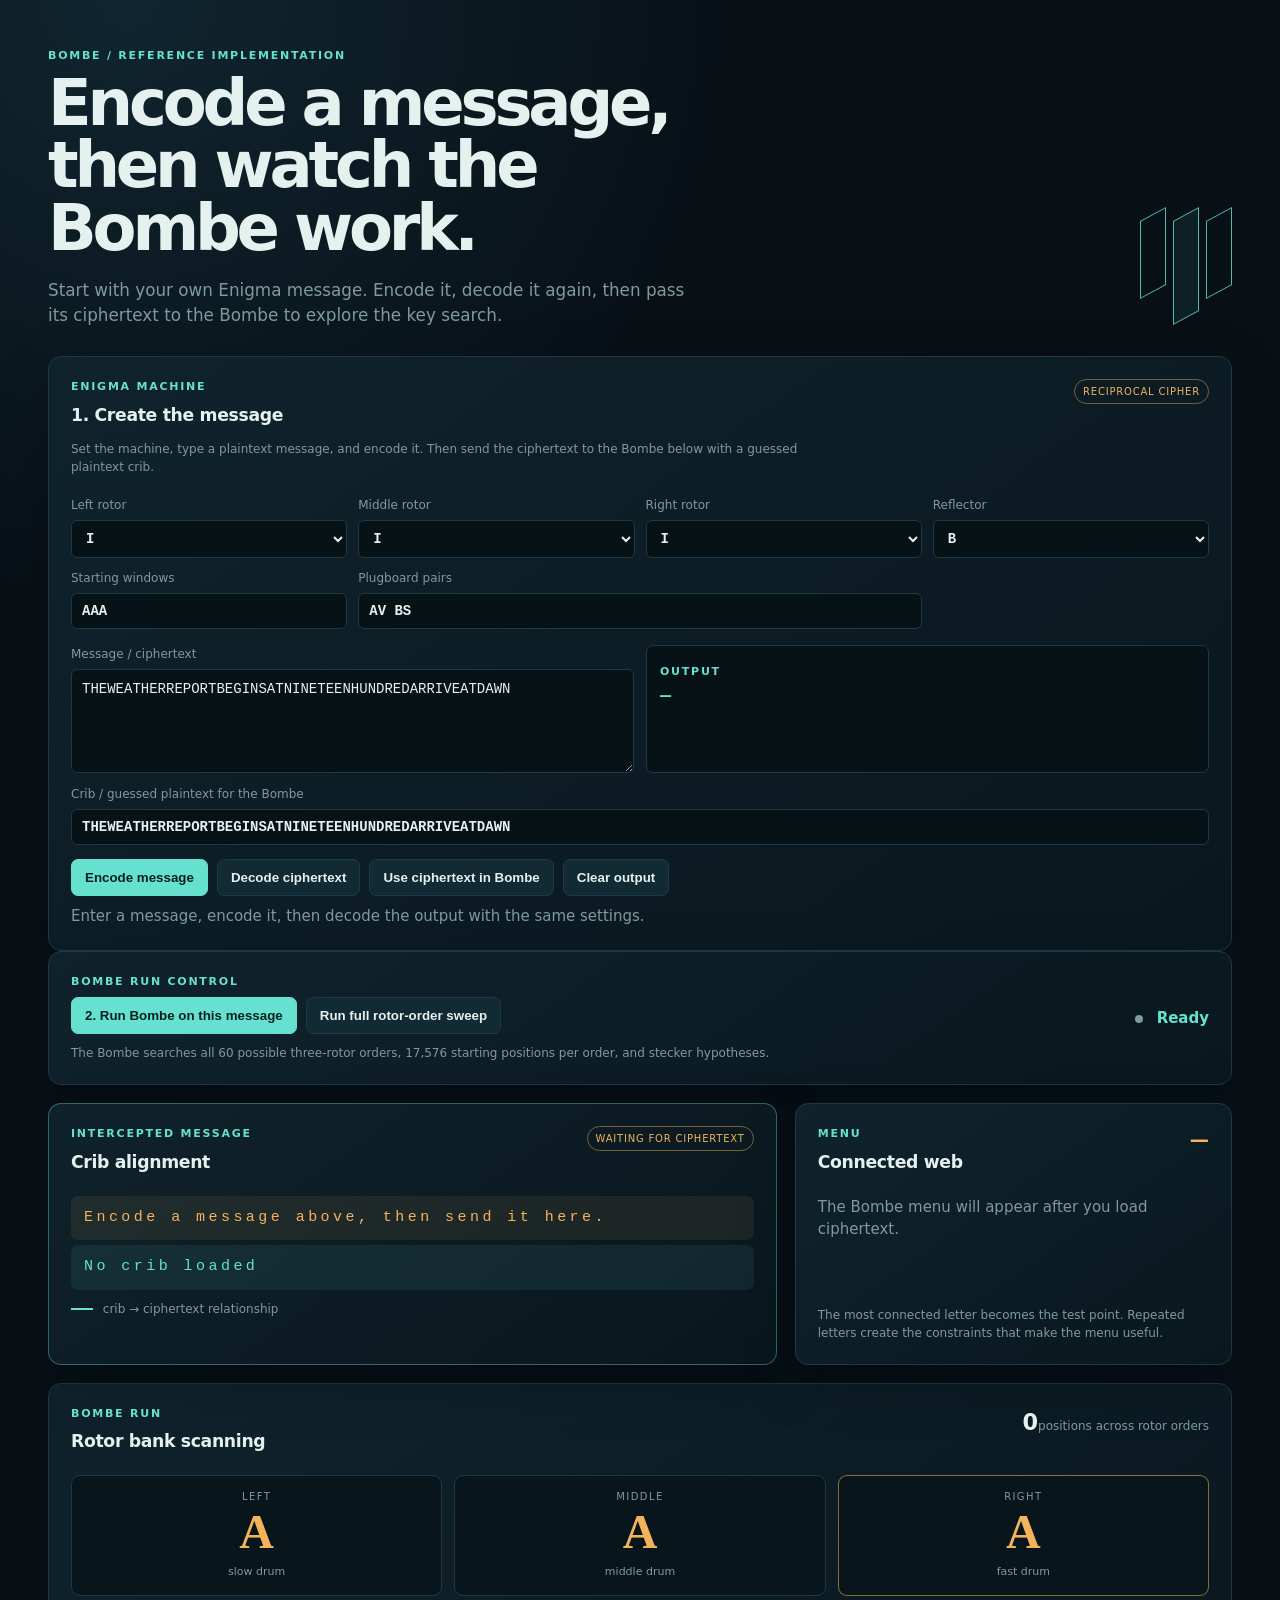
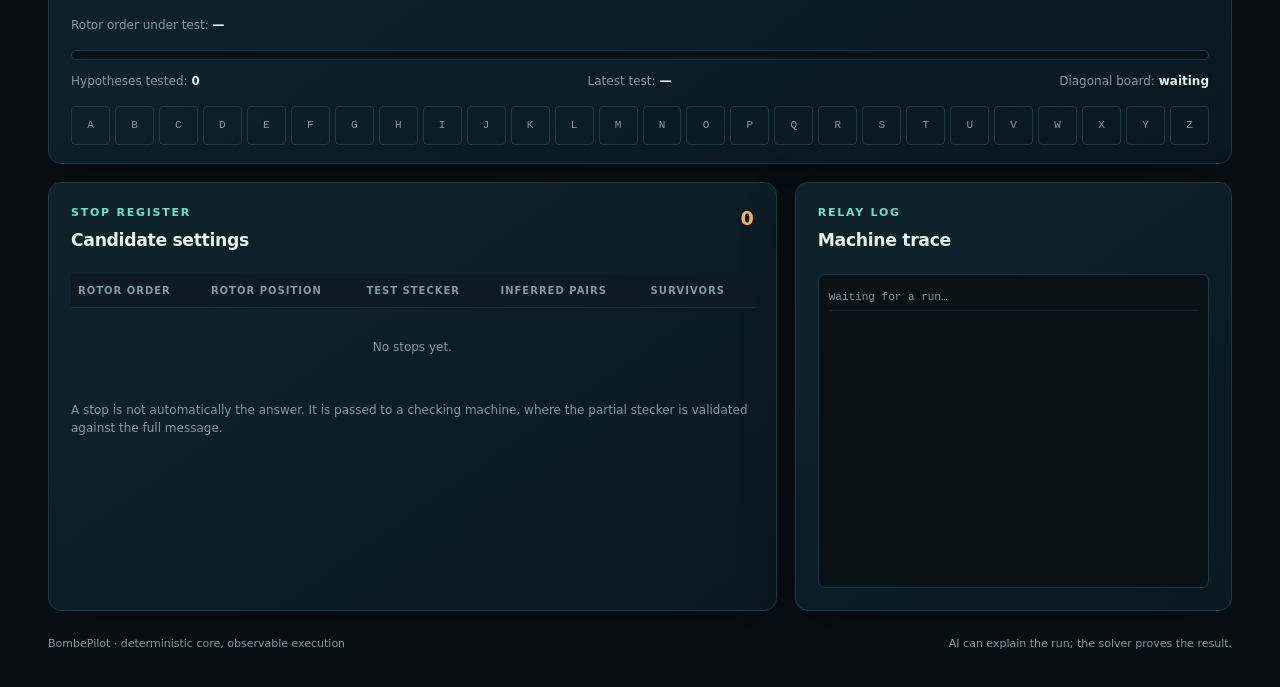
<file: index.html>
<!doctype html>
<html lang="en">
  <head>
    <meta charset="utf-8" />
    <meta http-equiv="refresh" content="0; url=web/" />
    <title>BombePilot</title>
  </head>
  <body>
    <p><a href="web/">Open the BombePilot visualiser</a></p>
  </body>
</html>
</file>
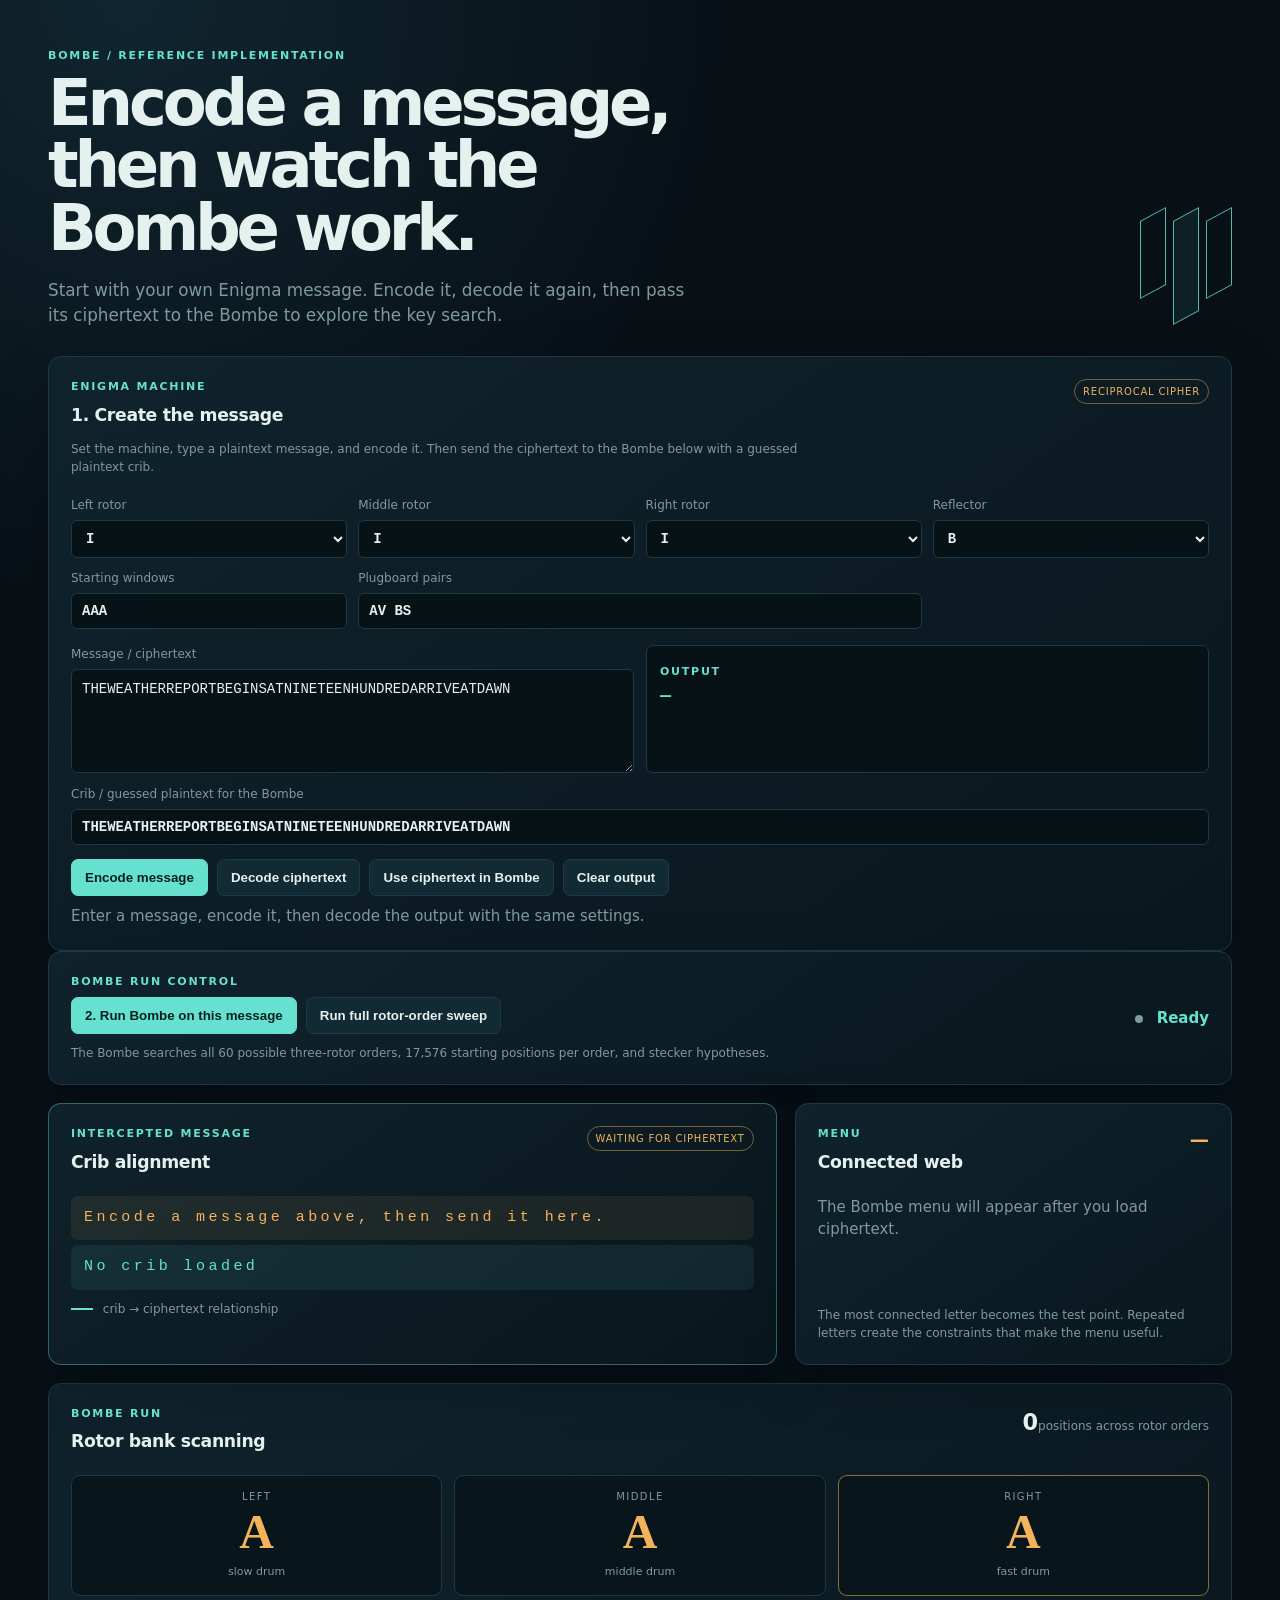
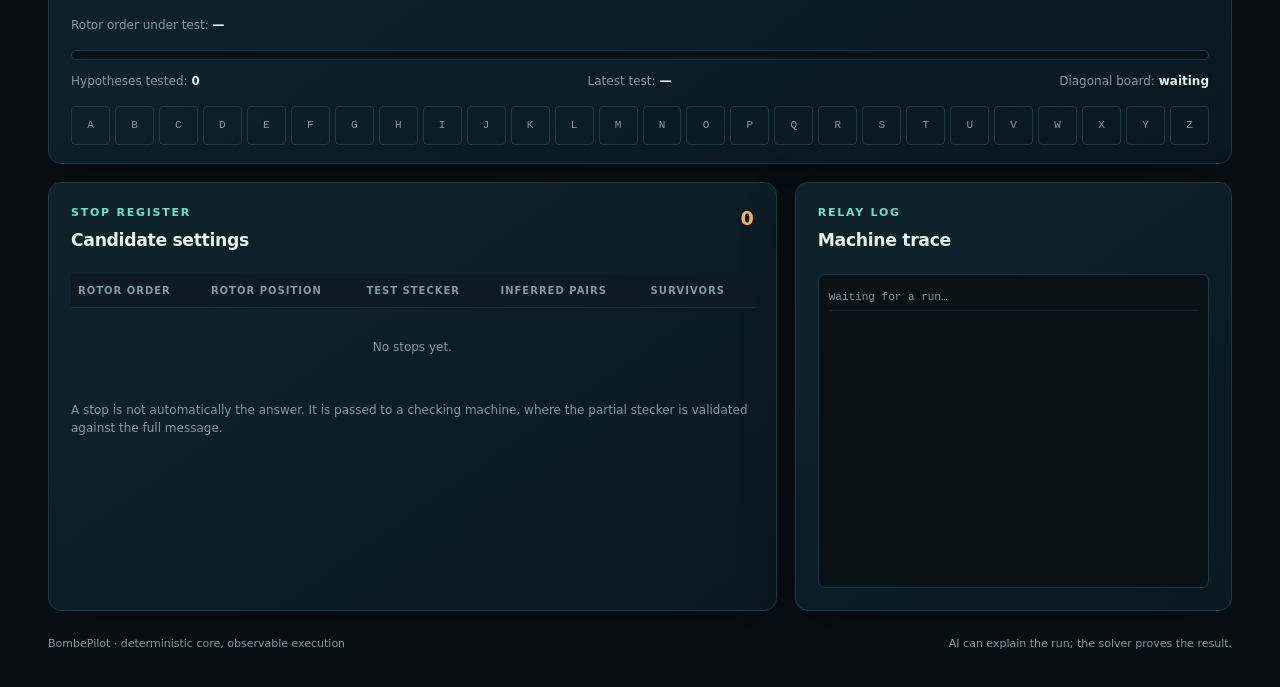
<file: web/index.html>
<!doctype html>
<html lang="en">
  <head>
    <meta charset="utf-8" />
    <meta name="viewport" content="width=device-width, initial-scale=1" />
    <title>BombePilot — Turing–Welchman visualiser</title>
    <link rel="stylesheet" href="styles.css" />
  </head>
  <body>
    <main class="shell">
      <header class="hero">
        <div>
          <p class="eyebrow">BOMBE / REFERENCE IMPLEMENTATION</p>
          <h1>Encode a message, then watch the Bombe work.</h1>
          <p class="lede">
            Start with your own Enigma message. Encode it, decode it again, then
            pass its ciphertext to the Bombe to explore the key search.
          </p>
        </div>
        <div class="hero-mark" aria-hidden="true"><span></span><span></span><span></span></div>
      </header>

      <section class="panel simulator-panel">
        <div class="panel-heading">
          <div>
            <p class="label">ENIGMA MACHINE</p>
            <h2>1. Create the message</h2>
          </div>
          <span class="chip">RECIPROCAL CIPHER</span>
        </div>
        <p class="explain simulator-intro">
          Set the machine, type a plaintext message, and encode it. Then send
          the ciphertext to the Bombe below with a guessed plaintext crib.
        </p>
        <div class="machine-controls">
          <label>Left rotor<select id="sim-rotor-left"><option>I</option><option>II</option><option>III</option><option>IV</option><option>V</option></select></label>
          <label>Middle rotor<select id="sim-rotor-middle"><option>I</option><option>II</option><option>III</option><option>IV</option><option>V</option></select></label>
          <label>Right rotor<select id="sim-rotor-right"><option>I</option><option>II</option><option>III</option><option>IV</option><option>V</option></select></label>
          <label>Reflector<select id="sim-reflector"><option>B</option><option>C</option></select></label>
          <label>Starting windows<input id="sim-positions" maxlength="3" value="AAA" spellcheck="false" /></label>
          <label class="plugboard-field">Plugboard pairs<input id="sim-plugboard" value="AV BS" spellcheck="false" placeholder="AV BS" /></label>
        </div>
        <div class="simulator-workspace">
          <label class="message-field">Message / ciphertext<textarea id="sim-input" rows="4" spellcheck="false">THEWEATHERREPORTBEGINSATNINETEENHUNDREDARRIVEATDAWN</textarea></label>
          <div class="sim-output-wrap"><span class="label">OUTPUT</span><div id="sim-output" class="sim-output">—</div></div>
        </div>
        <label class="crib-field">Crib / guessed plaintext for the Bombe<input id="sim-crib" value="THEWEATHERREPORTBEGINSATNINETEENHUNDREDARRIVEATDAWN" spellcheck="false" /></label>
        <div class="simulator-actions">
          <button id="sim-encode" class="button primary">Encode message</button>
          <button id="sim-decode" class="button secondary">Decode ciphertext</button>
          <button id="use-in-bombe" class="button secondary">Use ciphertext in Bombe</button>
          <button id="sim-reset" class="button secondary">Clear output</button>
          <span id="sim-status" class="muted">Enter a message, encode it, then decode the output with the same settings.</span>
        </div>
      </section>

      <section class="control-strip panel">
        <div>
          <p class="label">BOMBE RUN CONTROL</p>
          <div class="controls">
            <button id="quick-run" class="button primary">2. Run Bombe on this message</button>
            <button id="full-run" class="button secondary">Run full rotor-order sweep</button>
          </div>
          <p class="explain bombe-scope">The Bombe searches all 60 possible three-rotor orders, 17,576 starting positions per order, and stecker hypotheses.</p>
        </div>
        <div class="status-block">
          <span class="status-dot" id="status-dot"></span>
          <span id="status">Ready</span>
          <span class="muted" id="run-mode"></span>
        </div>
      </section>

      <section class="grid top-grid">
        <article class="panel panel-accent">
          <div class="panel-heading">
            <div>
              <p class="label">INTERCEPTED MESSAGE</p>
              <h2>Crib alignment</h2>
            </div>
            <span class="chip" id="message-source">WAITING FOR CIPHERTEXT</span>
          </div>
          <div class="cipher-row" id="ciphertext"></div>
          <div class="crib-row" id="crib"></div>
          <div class="legend"><span class="line-key"></span> crib → ciphertext relationship</div>
        </article>

        <article class="panel">
          <div class="panel-heading">
            <div>
              <p class="label">MENU</p>
              <h2>Connected web</h2>
            </div>
            <span class="metric" id="menu-root">—</span>
          </div>
          <div class="menu-edges" id="menu-edges"></div>
          <p class="explain">The most connected letter becomes the test point. Repeated letters create the constraints that make the menu useful.</p>
        </article>
      </section>

      <section class="panel scan-panel">
        <div class="panel-heading">
          <div>
            <p class="label">BOMBE RUN</p>
            <h2>Rotor bank scanning</h2>
          </div>
            <div class="scan-count"><strong id="positions-tested">0</strong><span>positions across rotor orders</span></div>
        </div>
        <div class="rotor-bank">
          <div class="rotor"><span class="rotor-name">LEFT</span><strong id="rotor-left">A</strong><small>slow drum</small></div>
          <div class="rotor"><span class="rotor-name">MIDDLE</span><strong id="rotor-middle">A</strong><small>middle drum</small></div>
          <div class="rotor rotor-hot"><span class="rotor-name">RIGHT</span><strong id="rotor-right">A</strong><small>fast drum</small></div>
        </div>
        <div class="scan-meta"><span>Rotor order under test: <strong id="rotor-order-current">—</strong></span></div>
        <div class="progress-track"><div id="progress-bar" class="progress-bar"></div></div>
        <div class="scan-meta">
          <span>Hypotheses tested: <strong id="hypotheses-tested">0</strong></span>
          <span>Latest test: <strong id="latest-test">—</strong></span>
          <span>Diagonal board: <strong id="relay-state">waiting</strong></span>
        </div>
        <div class="relay-grid" id="relay-grid" aria-label="Diagonal board relay state"></div>
      </section>

      <section class="panel checker-panel" id="checker-panel" hidden>
        <div class="panel-heading">
          <div>
            <p class="label">CHECKING MACHINE</p>
            <h2>Verify the Bombe stop</h2>
          </div>
          <span class="chip" id="checker-chip">WAITING</span>
        </div>
        <p class="explain checker-intro" id="checker-explanation">
          A Bombe stop is a promising setting, not a finished decryption. The
          checking machine applies the recovered rotor position and partial
          stecker to the full message.
        </p>
        <div class="checker-grid">
          <div class="check-card"><span class="label">RECOVERED SETTING</span><strong id="recovered-setting">—</strong></div>
          <div class="check-card"><span class="label">PLAINTEXT</span><strong id="decoded-message">—</strong></div>
          <div class="check-card"><span class="label">PLAIN-ENGLISH READING</span><strong id="decoded-reading">—</strong></div>
        </div>
      </section>

      <section class="grid bottom-grid">
        <article class="panel">
          <div class="panel-heading">
            <div>
              <p class="label">STOP REGISTER</p>
              <h2>Candidate settings</h2>
            </div>
            <span class="metric" id="stop-count">0</span>
          </div>
          <div class="table-wrap">
            <table>
              <thead><tr><th>Rotor order</th><th>Rotor position</th><th>Test stecker</th><th>Inferred pairs</th><th>Survivors</th></tr></thead>
              <tbody id="stops"><tr><td colspan="5" class="empty">No stops yet.</td></tr></tbody>
            </table>
          </div>
          <p class="explain">A stop is not automatically the answer. It is passed to a checking machine, where the partial stecker is validated against the full message.</p>
        </article>

        <article class="panel log-panel">
          <div class="panel-heading"><div><p class="label">RELAY LOG</p><h2>Machine trace</h2></div></div>
          <div id="event-log" class="event-log"><div class="log-line muted">Waiting for a run…</div></div>
        </article>
      </section>

      <footer>
        <span>BombePilot · deterministic core, observable execution</span>
        <span>AI can explain the run; the solver proves the result.</span>
      </footer>
    </main>
    <script src="solver.js"></script>
    <script src="app.js"></script>
  </body>
</html>
</file>
<file: web/styles.css>
:root {
  --bg: #081016;
  --panel: #0d1a22;
  --panel-2: #10232d;
  --line: #1e3946;
  --text: #e5f1ef;
  --muted: #7e9a9d;
  --cyan: #66e1d0;
  --amber: #f2b35b;
  --red: #ff7f72;
  --shadow: 0 18px 55px rgba(0, 0, 0, .22);
}

* { box-sizing: border-box; }
body {
  margin: 0;
  background: radial-gradient(circle at 10% 0%, #102530 0, var(--bg) 38rem), var(--bg);
  color: var(--text);
  font: 15px/1.5 Inter, ui-sans-serif, system-ui, -apple-system, BlinkMacSystemFont, sans-serif;
}
.shell { max-width: 1240px; margin: 0 auto; padding: 48px 28px 34px; }
.hero { display: flex; justify-content: space-between; align-items: flex-end; gap: 32px; margin-bottom: 28px; }
.eyebrow, .label { color: var(--cyan); font-size: 11px; font-weight: 750; letter-spacing: .16em; margin: 0 0 7px; }
h1, h2, p { margin-top: 0; }
h1 { max-width: 720px; font-size: clamp(2.4rem, 5vw, 4.8rem); letter-spacing: -.065em; line-height: .98; margin-bottom: 18px; }
h2 { font-size: 1.08rem; letter-spacing: -.02em; margin-bottom: 0; }
.lede { max-width: 650px; color: var(--muted); font-size: 1.05rem; margin-bottom: 0; }
.hero-mark { display: flex; gap: 7px; padding-bottom: 10px; }
.hero-mark span { display: block; width: 26px; height: 78px; border: 1px solid var(--cyan); transform: skewY(-28deg); opacity: .8; }
.hero-mark span:nth-child(2) { height: 104px; background: rgba(102, 225, 208, .1); }
.panel { background: linear-gradient(145deg, rgba(16, 35, 45, .96), rgba(10, 23, 30, .96)); border: 1px solid var(--line); border-radius: 13px; box-shadow: var(--shadow); padding: 22px; }
.control-strip { display: flex; justify-content: space-between; align-items: center; gap: 22px; margin-bottom: 18px; }
.controls { display: flex; flex-wrap: wrap; gap: 9px; }
.button { border: 1px solid var(--line); border-radius: 7px; color: var(--text); padding: 10px 13px; cursor: pointer; font-weight: 700; background: #122a34; }
.button:hover { border-color: var(--cyan); transform: translateY(-1px); }
.button:disabled { cursor: wait; opacity: .45; transform: none; }
.button.primary { background: var(--cyan); color: #06201f; border-color: var(--cyan); }
.status-block { white-space: nowrap; color: var(--cyan); font-weight: 700; }
.status-dot { display: inline-block; width: 8px; height: 8px; border-radius: 50%; background: var(--muted); margin-right: 8px; }
.status-dot.running { background: var(--amber); box-shadow: 0 0 14px var(--amber); animation: pulse 1.1s infinite; }
.status-dot.complete { background: var(--cyan); box-shadow: 0 0 14px var(--cyan); }
.status-dot.warning { background: var(--amber); box-shadow: 0 0 14px rgba(242,179,91,.45); }
.status-dot.error { background: var(--red); }
.muted, .explain, small { color: var(--muted); }
.grid { display: grid; gap: 18px; }
.top-grid { grid-template-columns: 1.25fr .75fr; margin-bottom: 18px; }
.bottom-grid { grid-template-columns: 1.25fr .75fr; margin-top: 18px; }
.panel-accent { border-color: rgba(102, 225, 208, .38); }
.panel-heading { display: flex; justify-content: space-between; align-items: flex-start; gap: 12px; margin-bottom: 20px; }
.chip { border: 1px solid rgba(242, 179, 91, .45); color: var(--amber); border-radius: 99px; font-size: 10px; letter-spacing: .08em; padding: 4px 8px; white-space: nowrap; }
.metric { color: var(--amber); font-size: 1.2rem; font-weight: 800; }
.cipher-row, .crib-row { font-family: "SFMono-Regular", Consolas, monospace; letter-spacing: .23em; overflow-wrap: anywhere; padding: 11px 13px; border-radius: 7px; }
.cipher-row { color: var(--amber); background: rgba(242, 179, 91, .08); }
.crib-row { color: var(--cyan); background: rgba(102, 225, 208, .08); margin-top: 5px; }
.legend { color: var(--muted); font-size: 12px; margin-top: 10px; }
.line-key { width: 22px; height: 2px; background: var(--cyan); display: inline-block; vertical-align: middle; margin-right: 6px; }
.menu-edges { display: flex; flex-wrap: wrap; gap: 7px; min-height: 95px; align-content: flex-start; }
.edge { border: 1px solid var(--line); border-radius: 6px; display: inline-flex; align-items: center; gap: 7px; padding: 6px 8px; background: rgba(0,0,0,.12); }
.edge b { color: var(--cyan); font-family: monospace; }
.edge i { color: var(--amber); font-style: normal; }
.edge small { font-size: 10px; }
.explain { font-size: 12px; margin: 15px 0 0; }
.scan-panel { padding-bottom: 18px; }
.checker-panel { margin-top: 18px; border-color: rgba(102, 225, 208, .48); }
.chip-success { color: var(--cyan); border-color: rgba(102, 225, 208, .45); }
.chip-warning { color: var(--amber); border-color: rgba(242, 179, 91, .5); }
.checker-intro { max-width: 760px; margin-top: -8px; }
.bombe-scope { margin: 10px 0 0; }
.checker-grid { display: grid; grid-template-columns: .7fr 1.5fr 1fr; gap: 10px; margin-top: 20px; }
.check-card { min-height: 88px; background: #08151b; border: 1px solid var(--line); border-radius: 8px; padding: 14px; }
.check-card strong { display: block; color: var(--cyan); font: 700 1.05rem/1.35 "SFMono-Regular", Consolas, monospace; margin-top: 8px; }
.check-card:last-child strong { font-family: inherit; }
.simulator-panel { margin-top: 18px; }
.simulator-intro { max-width: 760px; margin-top: -8px; }
.machine-controls { display: grid; grid-template-columns: repeat(4, 1fr); gap: 11px; margin-top: 20px; }
.machine-controls label, .message-field { color: var(--muted); display: flex; flex-direction: column; gap: 6px; font-size: 12px; }
.machine-controls input, .machine-controls select, .message-field textarea { background: #071217; border: 1px solid var(--line); border-radius: 6px; color: var(--text); font: 700 14px "SFMono-Regular", Consolas, monospace; padding: 9px 10px; }
.machine-controls input:focus, .machine-controls select:focus, .message-field textarea:focus { border-color: var(--cyan); outline: none; }
.plugboard-field { grid-column: span 2; }
.simulator-workspace { display: grid; grid-template-columns: 1fr 1fr; gap: 12px; margin-top: 16px; }
.crib-field { color: var(--muted); display: flex; flex-direction: column; gap: 6px; font-size: 12px; margin-top: 12px; }
.crib-field input { background: #071217; border: 1px solid var(--line); border-radius: 6px; color: var(--text); font: 700 14px "SFMono-Regular", Consolas, monospace; padding: 9px 10px; }
.crib-field input:focus { border-color: var(--cyan); outline: none; }
.message-field textarea { min-height: 96px; resize: vertical; font-weight: 500; line-height: 1.5; }
.sim-output-wrap { background: #071217; border: 1px solid var(--line); border-radius: 7px; padding: 13px; }
.sim-output { color: var(--cyan); font: 700 1.15rem/1.6 "SFMono-Regular", Consolas, monospace; min-height: 75px; overflow-wrap: anywhere; letter-spacing: .08em; }
.simulator-actions { align-items: center; display: flex; flex-wrap: wrap; gap: 9px; margin-top: 14px; }
.scan-count { color: var(--muted); font-size: 12px; }
.scan-count strong { color: var(--text); font-size: 1.4rem; }
.rotor-bank { display: flex; gap: 12px; margin-bottom: 20px; }
.rotor { flex: 1; background: #08151b; border: 1px solid var(--line); border-radius: 9px; padding: 13px; text-align: center; }
.rotor-hot { border-color: rgba(242, 179, 91, .55); }
.rotor-name { display: block; color: var(--muted); font-size: 10px; letter-spacing: .14em; }
.rotor strong { display: block; color: var(--amber); font: 800 3rem/1.15 Georgia, serif; }
.rotor small { font-size: 11px; }
.progress-track { height: 10px; background: #071217; border-radius: 99px; overflow: hidden; border: 1px solid var(--line); }
.progress-bar { height: 100%; width: 0%; background: linear-gradient(90deg, var(--cyan), var(--amber)); transition: width .2s ease; }
.scan-meta { display: flex; flex-wrap: wrap; justify-content: space-between; gap: 10px; color: var(--muted); font-size: 12px; margin: 12px 0 16px; }
.scan-meta strong { color: var(--text); }
.relay-grid { display: grid; grid-template-columns: repeat(26, 1fr); gap: 5px; }
.relay { display: grid; place-items: center; aspect-ratio: 1; min-width: 24px; border: 1px solid var(--line); border-radius: 4px; color: var(--muted); font: 11px monospace; }
.relay.active { color: var(--bg); background: var(--cyan); border-color: var(--cyan); box-shadow: 0 0 12px rgba(102,225,208,.3); }
.table-wrap { overflow-x: auto; max-height: 360px; overflow-y: auto; }
table { border-collapse: collapse; width: 100%; font-size: 12px; }
th { color: var(--muted); font-size: 10px; letter-spacing: .1em; text-align: left; text-transform: uppercase; position: sticky; top: 0; background: var(--panel); padding: 9px 7px; }
td { border-top: 1px solid rgba(30,57,70,.7); padding: 9px 7px; vertical-align: top; }
code { color: var(--cyan); font-family: "SFMono-Regular", Consolas, monospace; }
.empty { color: var(--muted); text-align: center; padding: 30px 8px; }
.event-log { height: 314px; overflow: auto; background: #071217; border: 1px solid var(--line); border-radius: 7px; padding: 10px; font: 11px/1.7 "SFMono-Regular", Consolas, monospace; }
.log-line { color: var(--muted); border-bottom: 1px solid rgba(30,57,70,.45); padding: 3px 0; }
.log-line span { color: var(--cyan); font-weight: 800; margin-right: 6px; }
.stop-line span { color: var(--amber); }
footer { display: flex; justify-content: space-between; gap: 20px; color: var(--muted); font-size: 11px; margin-top: 25px; }
@keyframes pulse { 50% { opacity: .35; } }
@media (max-width: 850px) {
  .shell { padding: 30px 15px; }
  .hero, .control-strip { align-items: flex-start; flex-direction: column; }
  .hero-mark { display: none; }
  .top-grid, .bottom-grid { grid-template-columns: 1fr; }
  .checker-grid { grid-template-columns: 1fr; }
  .machine-controls, .simulator-workspace { grid-template-columns: 1fr; }
  .plugboard-field { grid-column: auto; }
  .relay-grid { grid-template-columns: repeat(13, 1fr); }
  footer { flex-direction: column; }
}
</file>
